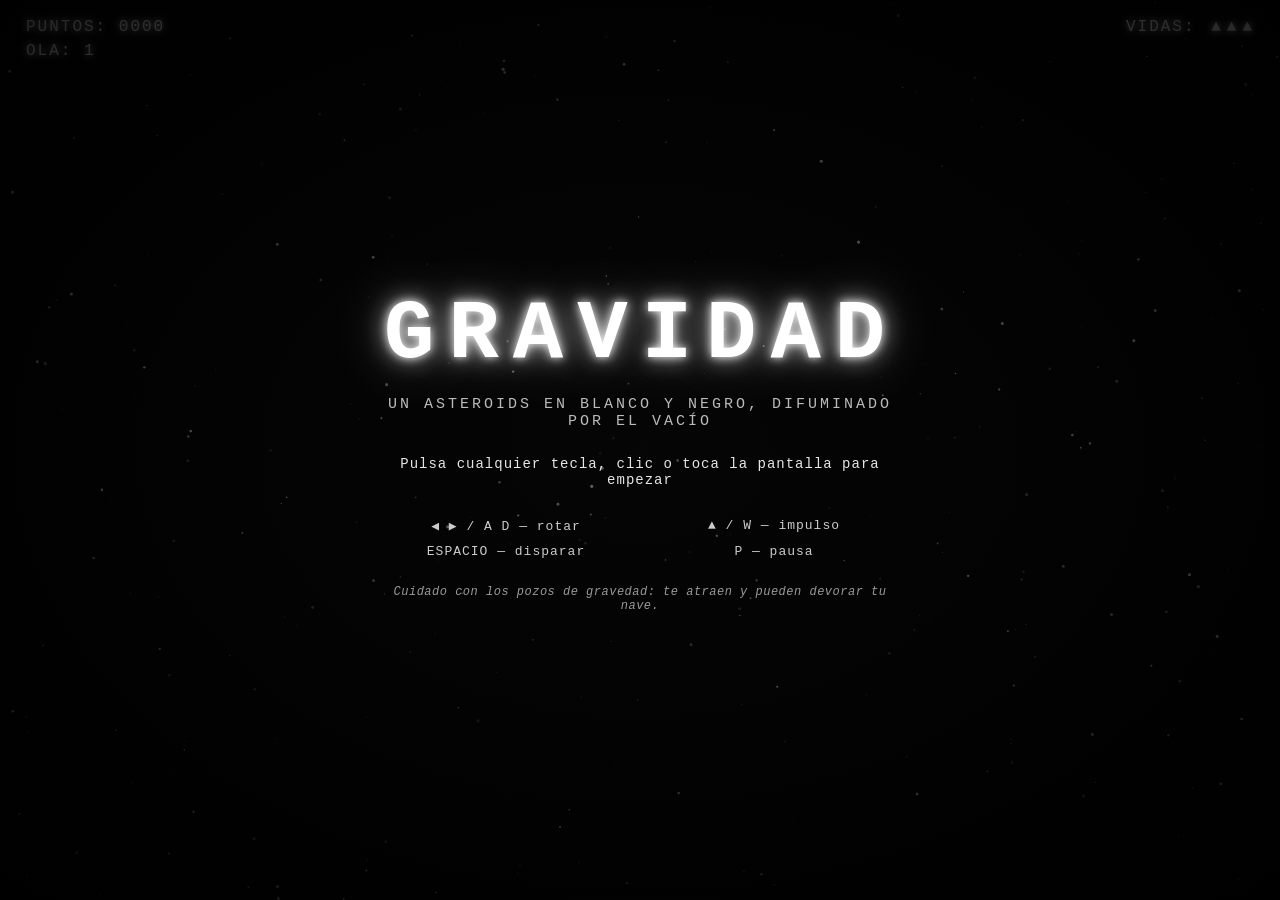
<file: index.html>
<!DOCTYPE html>
<html lang="es">
<head>
<meta charset="UTF-8">
<meta name="viewport" content="width=device-width, initial-scale=1.0, maximum-scale=1.0, user-scalable=no">
<title>GRAVIDAD — Asteroids en blanco y negro</title>
<link rel="stylesheet" href="style.css">
</head>
<body>
  <canvas id="bg"></canvas>
  <canvas id="game"></canvas>
  <div id="vignette"></div>
  <div id="scanlines"></div>

  <div id="hud">
    <div id="hud-left">
      <div id="score">PUNTOS: 0000</div>
      <div id="wave">OLA: 1</div>
    </div>
    <div id="hud-right">
      <div id="lives">VIDAS: <span id="lives-icons"></span></div>
    </div>
  </div>

  <div id="overlay">
    <div id="overlay-inner">
      <h1 id="title">GRAVIDAD</h1>
      <p id="subtitle">un asteroids en blanco y negro, difuminado por el vacío</p>
      <p id="msg">Pulsa cualquier tecla, clic o toca la pantalla para empezar</p>
      <div id="instructions">
        <div>◀ ▶ / A D — rotar</div>
        <div>▲ / W — impulso</div>
        <div>ESPACIO — disparar</div>
        <div>P — pausa</div>
      </div>
      <p id="warn">Cuidado con los pozos de gravedad: te atraen y pueden devorar tu nave.</p>
    </div>
  </div>

  <div id="touch-controls">
    <div class="tc-left">
      <button id="tc-left" class="tc-btn">◀</button>
      <button id="tc-right" class="tc-btn">▶</button>
    </div>
    <div class="tc-right">
      <button id="tc-thrust" class="tc-btn">▲</button>
      <button id="tc-fire" class="tc-btn tc-fire">●</button>
    </div>
  </div>

<script src="game.js"></script>
</body>
</html>
</file>
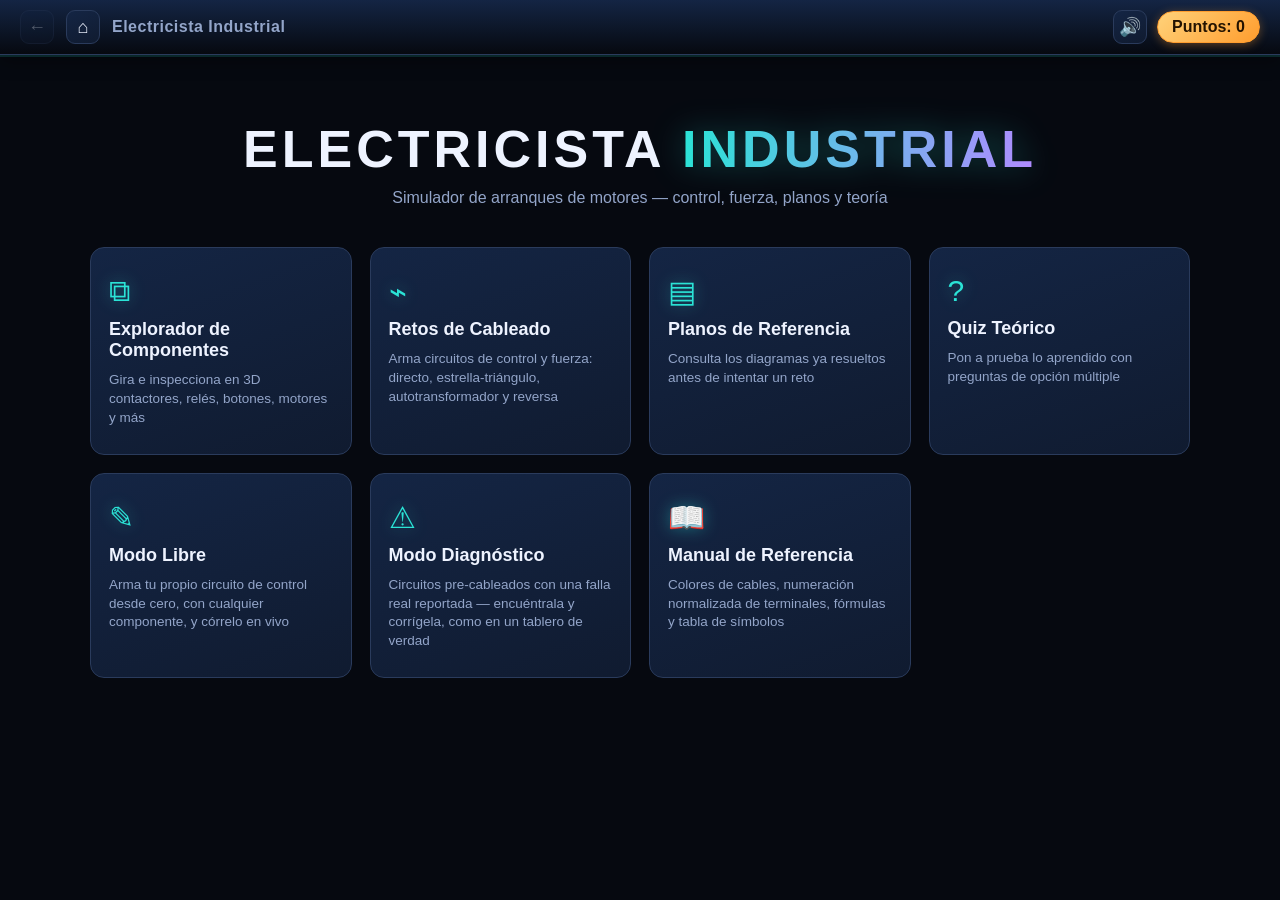
<file: electricista-industrial/index.html>
<!DOCTYPE html>
<html lang="es">
<head>
<meta charset="UTF-8">
<meta name="viewport" content="width=device-width, initial-scale=1.0">
<title>Electricista Industrial — Simulador de Arranques</title>
<link rel="stylesheet" href="style.css">
</head>
<body>

<header id="topbar">
  <div id="topbar-left">
    <button id="btn-back" class="icon-btn" title="Regresar un paso">←</button>
    <button id="btn-home" class="icon-btn" title="Menú principal">⌂</button>
    <span id="crumb">Electricista Industrial</span>
  </div>
  <div id="topbar-right">
    <button id="btn-sound" class="icon-btn" title="Silenciar/activar sonido">🔊</button>
    <span id="score-badge">Puntos: 0</span>
  </div>
</header>

<main id="app"></main>

<template id="tpl-menu">
  <section class="screen menu-screen">
    <h1 class="brand">ELECTRICISTA <span>INDUSTRIAL</span></h1>
    <p class="brand-sub">Simulador de arranques de motores — control, fuerza, planos y teoría</p>
    <div class="menu-grid">
      <button class="menu-card" data-nav="explorer">
        <span class="menu-icon">⧉</span>
        <span class="menu-title">Explorador de Componentes</span>
        <span class="menu-desc">Gira e inspecciona en 3D contactores, relés, botones, motores y más</span>
      </button>
      <button class="menu-card" data-nav="challenges">
        <span class="menu-icon">⌁</span>
        <span class="menu-title">Retos de Cableado</span>
        <span class="menu-desc">Arma circuitos de control y fuerza: directo, estrella-triángulo, autotransformador y reversa</span>
      </button>
      <button class="menu-card" data-nav="planos">
        <span class="menu-icon">▤</span>
        <span class="menu-title">Planos de Referencia</span>
        <span class="menu-desc">Consulta los diagramas ya resueltos antes de intentar un reto</span>
      </button>
      <button class="menu-card" data-nav="quiz">
        <span class="menu-icon">?</span>
        <span class="menu-title">Quiz Teórico</span>
        <span class="menu-desc">Pon a prueba lo aprendido con preguntas de opción múltiple</span>
      </button>
      <button class="menu-card" data-nav="free">
        <span class="menu-icon">✎</span>
        <span class="menu-title">Modo Libre</span>
        <span class="menu-desc">Arma tu propio circuito de control desde cero, con cualquier componente, y córrelo en vivo</span>
      </button>
      <button class="menu-card" data-nav="diagnostico">
        <span class="menu-icon">⚠</span>
        <span class="menu-title">Modo Diagnóstico</span>
        <span class="menu-desc">Circuitos pre-cableados con una falla real reportada — encuéntrala y corrígela, como en un tablero de verdad</span>
      </button>
      <button class="menu-card" data-nav="referencia">
        <span class="menu-icon">📖</span>
        <span class="menu-title">Manual de Referencia</span>
        <span class="menu-desc">Colores de cables, numeración normalizada de terminales, fórmulas y tabla de símbolos</span>
      </button>
    </div>
  </section>
</template>

<template id="tpl-explorer">
  <section class="screen explorer-screen">
    <h2 class="screen-title">Explorador de Componentes</h2>
    <p class="screen-sub">Arrastra sobre la tarjeta para girar el componente. Haz clic en la lista para cambiar de pieza.</p>
    <div class="explorer-layout">
      <div class="explorer-list" id="explorer-list"></div>
      <div class="explorer-stage">
        <div class="stage3d" id="stage3d">
          <div class="cube" id="cube3d"></div>
        </div>
        <div class="explorer-info" id="explorer-info"></div>
      </div>
    </div>
  </section>
</template>

<template id="tpl-diagnostics">
  <section class="screen challenges-screen">
    <h2 class="screen-title">Modo Diagnóstico</h2>
    <p class="screen-sub">El circuito ya está cableado, pero alguien reportó una falla. Léela, opera el circuito para observarla en vivo, y localiza el cable responsable con "Verificar".</p>
    <div class="challenge-row" id="diagnostics-list"></div>
  </section>
</template>

<template id="tpl-challenges">
  <section class="screen challenges-screen">
    <h2 class="screen-title">Retos de Cableado</h2>
    <p class="screen-sub">Elige un método de arranque y practica su circuito de control o de fuerza.</p>
    <p class="challenges-progress" id="challenges-progress"></p>
    <div class="challenge-groups" id="challenge-groups"></div>
  </section>
</template>

<template id="tpl-wiring">
  <section class="screen wiring-screen">
    <div class="wiring-header">
      <h2 class="screen-title" id="wiring-title"></h2>
      <p class="screen-sub" id="wiring-brief"></p>
    </div>
    <div class="wiring-layout">
      <div class="wiring-canvas-wrap">
        <svg id="wiring-svg" class="wiring-svg"></svg>
      </div>
      <div class="wiring-side">
        <div class="wiring-status" id="wiring-status">Conecta las terminales haciendo clic en una y luego en otra.</div>
        <div class="wiring-actions">
          <button id="btn-check" class="btn btn-primary">Verificar cableado</button>
          <button id="btn-undo" class="btn">↺ Deshacer cable</button>
          <button id="btn-hint" class="btn">Pista</button>
          <button id="btn-clear" class="btn btn-danger">Borrar todo</button>
        </div>
        <div class="sim-controls">
          <button id="btn-sim-prev" class="btn" disabled>◀ Paso anterior</button>
          <button id="btn-simulate" class="btn btn-accent">▶ Iniciar demostración guiada</button>
        </div>
        <div id="wiring-sim-banner" class="sim-banner hidden">
          <div class="sim-banner-progress" id="wiring-sim-progress"></div>
          <div class="sim-banner-msg" id="wiring-sim-msg"></div>
        </div>
        <div id="panel3d-section" class="panel3d-section hidden">
          <h3 class="panel3d-title">Panel de Operación 3D <span>— arrastra para rotarlo</span></h3>
          <div class="panel3d-stage" id="panel3d-stage">
            <div class="panel3d-box" id="panel3d-box"></div>
          </div>
        </div>
        <div class="wiring-log" id="wiring-log"></div>
      </div>
    </div>
  </section>
</template>

<template id="tpl-wiring-combined">
  <section class="screen wiring-screen">
    <div class="wiring-header">
      <h2 class="screen-title" id="wiringc-title"></h2>
      <p class="screen-sub" id="wiringc-brief"></p>
    </div>
    <div class="wiring-layout">
      <div class="wiring-dual">
        <div class="wiring-pane">
          <h3 class="pane-title">Circuito de Control</h3>
          <div class="wiring-canvas-wrap">
            <svg id="wiringc-svg-c" class="wiring-svg"></svg>
          </div>
          <div class="pane-status" id="wiringc-status-c">Conecta las terminales de control.</div>
          <div class="pane-actions">
            <button id="btnc-check-c" class="btn btn-primary">Verificar control</button>
            <button id="btnc-undo-c" class="btn">↺ Deshacer</button>
            <button id="btnc-clear-c" class="btn btn-danger">Borrar</button>
          </div>
        </div>
        <div class="wiring-pane">
          <h3 class="pane-title">Circuito de Fuerza</h3>
          <div class="wiring-canvas-wrap">
            <svg id="wiringc-svg-p" class="wiring-svg"></svg>
          </div>
          <div class="pane-status" id="wiringc-status-p">Conecta las terminales de fuerza.</div>
          <div class="pane-actions">
            <button id="btnc-check-p" class="btn btn-primary">Verificar fuerza</button>
            <button id="btnc-undo-p" class="btn">↺ Deshacer</button>
            <button id="btnc-clear-p" class="btn btn-danger">Borrar</button>
          </div>
        </div>
      </div>
      <div class="wiring-side">
        <div class="wiring-status" id="wiringc-status">Cablea control y fuerza — se relacionan por las mismas referencias (K1, F2...).</div>
        <div class="wiring-actions">
          <button id="btnc-hint" class="btn">Pista</button>
        </div>
        <div class="sim-controls">
          <button id="btnc-sim-prev" class="btn" disabled>◀ Paso anterior</button>
          <button id="btnc-simulate" class="btn btn-accent">▶ Iniciar demostración guiada</button>
        </div>
        <div id="wiringc-sim-banner" class="sim-banner hidden">
          <div class="sim-banner-progress" id="wiringc-sim-progress"></div>
          <div class="sim-banner-msg" id="wiringc-sim-msg"></div>
        </div>
        <div id="panel3d-section" class="panel3d-section hidden">
          <h3 class="panel3d-title">Panel de Operación 3D <span>— arrastra para rotarlo</span></h3>
          <div class="panel3d-stage" id="panel3d-stage">
            <div class="panel3d-box" id="panel3d-box"></div>
          </div>
        </div>
        <div class="wiring-log" id="wiringc-log"></div>
      </div>
    </div>
  </section>
</template>

<template id="tpl-planos">
  <section class="screen planos-screen">
    <h2 class="screen-title">Planos de Referencia</h2>
    <p class="screen-sub">Diagramas ya resueltos — consúltalos antes o después de intentar un reto.</p>
    <div class="planos-list" id="planos-list"></div>
    <div class="wiring-canvas-wrap">
      <svg id="planos-svg" class="wiring-svg"></svg>
    </div>
  </section>
</template>

<template id="tpl-quiz">
  <section class="screen quiz-screen">
    <h2 class="screen-title">Quiz Teórico</h2>
    <div id="quiz-body"></div>
  </section>
</template>

<template id="tpl-free">
  <section class="screen free-screen">
    <h2 class="screen-title">Modo Libre</h2>
    <p class="screen-sub">Arma tu propio circuito de control: elige una pieza de la paleta, haz clic en el lienzo para colocarla, y conecta terminales como en los retos. El riel L (arriba) y N (abajo) ya están puestos.</p>
    <div class="wiring-layout">
      <div class="wiring-canvas-wrap">
        <svg id="free-svg" class="wiring-svg free-svg"></svg>
      </div>
      <div class="wiring-side">
        <div class="free-palette" id="free-palette"></div>
        <div class="wiring-status" id="free-status">Elige una pieza y haz clic en el lienzo para colocarla.</div>
        <div class="free-inspector" id="free-inspector"></div>
        <div class="wiring-actions">
          <button id="free-undo-wire" class="btn">↺ Deshacer cable</button>
          <button id="free-delete" class="btn btn-danger">✕ Eliminar seleccionado</button>
          <button id="free-clear" class="btn btn-danger">Borrar todo</button>
        </div>
        <div id="panel3d-section" class="panel3d-section hidden">
          <h3 class="panel3d-title">Panel de Operación 3D <span>— arrastra para rotarlo</span></h3>
          <div class="panel3d-stage" id="panel3d-stage">
            <div class="panel3d-box" id="panel3d-box"></div>
          </div>
        </div>
      </div>
    </div>
  </section>
</template>

<template id="tpl-referencia">
  <section class="screen referencia-screen">
    <h2 class="screen-title">Manual de Referencia</h2>
    <p class="screen-sub">Consulta rápida de convenciones, numeración normalizada y fórmulas — el mismo lenguaje que verás en un tablero real.</p>
    <div class="ref-grid">

      <div class="ref-card">
        <h3>Colores de conductores (referencia NOM-001-SEDE)</h3>
        <table class="ref-table">
          <tr><th>Color</th><th>Uso</th></tr>
          <tr><td><span class="swatch" style="background:#111"></span> Negro</td><td>Fase (línea) en circuitos monofásicos y trifásicos</td></tr>
          <tr><td><span class="swatch" style="background:#c22b2b"></span> Rojo</td><td>Fase secundaria / circuitos de control</td></tr>
          <tr><td><span class="swatch" style="background:#2a5ad1"></span> Azul</td><td>Fase terciaria (en instalaciones trifásicas de 3 colores)</td></tr>
          <tr><td><span class="swatch" style="background:#e8e8e8;border:1px solid #888"></span> Blanco / Gris</td><td>Neutro</td></tr>
          <tr><td><span class="swatch" style="background:#2fae57"></span> Verde (o verde/amarillo)</td><td>Tierra física (protección)</td></tr>
          <tr><td><span class="swatch" style="background:#ff8a3d"></span> Naranja</td><td>Partes energizadas de un circuito interconectado con doble alimentación (ej. transferencia)</td></tr>
        </table>
        <p class="ref-note">La convención exacta varía por país/norma (NOM en México, NEC/NFPA 70 en EUA, IEC en Europa) — siempre confirma contra el plano y la norma local antes de trabajar.</p>
      </div>

      <div class="ref-card">
        <h3>Numeración normalizada de terminales (IEC)</h3>
        <table class="ref-table">
          <tr><th>Terminales</th><th>Función</th></tr>
          <tr><td>A1 - A2</td><td>Bobina de contactor, relé o temporizador</td></tr>
          <tr><td>1-2, 3-4, 5-6</td><td>Contactos principales de potencia (siempre número impar arriba)</td></tr>
          <tr><td>13-14, 23-24, 33-34...</td><td>Contactos auxiliares normalmente abiertos (NA)</td></tr>
          <tr><td>21-22, 31-32, 41-42...</td><td>Contactos auxiliares normalmente cerrados (NC)</td></tr>
          <tr><td>95-96</td><td>Contacto NC del relé térmico (protección)</td></tr>
          <tr><td>97-98</td><td>Contacto NA del relé térmico (señalización de disparo)</td></tr>
          <tr><td>15-16 / 15-18</td><td>Temporizador: contacto NC / NA con retardo (a la energización)</td></tr>
          <tr><td>25-26 / 25-28</td><td>Segundo juego de contactos retardados del mismo temporizador</td></tr>
          <tr><td>1L1-2T1, 3L2-4T2, 5L3-6T3</td><td>Guardamotor / interruptor termomagnético (entrada L, salida T)</td></tr>
        </table>
      </div>

      <div class="ref-card">
        <h3>Designadores de referencia comunes</h3>
        <table class="ref-table">
          <tr><th>Letra</th><th>Dispositivo</th></tr>
          <tr><td>K / KM</td><td>Contactor o relé (KM para contactor de motor específicamente)</td></tr>
          <tr><td>KT</td><td>Relé de tiempo (temporizador)</td></tr>
          <tr><td>CR</td><td>Relé de control auxiliar</td></tr>
          <tr><td>F</td><td>Fusible o dispositivo de protección (F1 fusible, F2 térmico típico)</td></tr>
          <tr><td>Q</td><td>Interruptor automático / guardamotor / seccionador</td></tr>
          <tr><td>S</td><td>Interruptor de mando manual (S0 paro, S1 marcha por convención)</td></tr>
          <tr><td>SB</td><td>Botón pulsador (variante IEC de "S")</td></tr>
          <tr><td>H</td><td>Lámpara piloto o indicador (H1, H2...)</td></tr>
          <tr><td>M</td><td>Motor</td></tr>
          <tr><td>T / TC</td><td>Transformador (TC = transformador de control)</td></tr>
          <tr><td>LS</td><td>Interruptor de límite (fin de carrera)</td></tr>
          <tr><td>FS</td><td>Interruptor de flotador (nivel de líquido)</td></tr>
          <tr><td>PC / PE</td><td>Fotocelda / sensor fotoeléctrico</td></tr>
          <tr><td>YV</td><td>Electroválvula / actuador solenoide</td></tr>
        </table>
      </div>

      <div class="ref-card">
        <h3>Abreviaturas frecuentes</h3>
        <table class="ref-table">
          <tr><th>Sigla</th><th>Significado</th></tr>
          <tr><td>NA / NO</td><td>Normalmente Abierto / Normally Open</td></tr>
          <tr><td>NC / NF</td><td>Normalmente Cerrado / Normally Closed (Fermé)</td></tr>
          <tr><td>DOL</td><td>Direct On Line — arranque directo a tensión plena</td></tr>
          <tr><td>VFD / VDF</td><td>Variable Frequency Drive — variador de frecuencia</td></tr>
          <tr><td>MCB</td><td>Miniature Circuit Breaker — minidisyuntor termomagnético</td></tr>
          <tr><td>MCC</td><td>Motor Control Center — centro de control de motores</td></tr>
          <tr><td>PLC</td><td>Programmable Logic Controller — controlador lógico programable</td></tr>
          <tr><td>FLA / FLC</td><td>Full Load Amps/Current — corriente a plena carga</td></tr>
          <tr><td>LRA</td><td>Locked Rotor Amps — corriente de rotor bloqueado (arranque)</td></tr>
          <tr><td>FP</td><td>Factor de Potencia</td></tr>
          <tr><td>ATS</td><td>Automatic Transfer Switch — transferencia automática</td></tr>
          <tr><td>GFCI / RCD</td><td>Interruptor diferencial (falla a tierra)</td></tr>
        </table>
      </div>

      <div class="ref-card">
        <h3>Fórmulas básicas de motores</h3>
        <table class="ref-table">
          <tr><th>Cálculo</th><th>Fórmula</th></tr>
          <tr><td>Corriente monofásica</td><td>I = P / (V × FP)</td></tr>
          <tr><td>Corriente trifásica</td><td>I = P / (V × √3 × FP)</td></tr>
          <tr><td>Potencia trifásica</td><td>P = √3 × V × I × FP</td></tr>
          <tr><td>Velocidad síncrona (RPM)</td><td>Ns = 120 × f / polos</td></tr>
          <tr><td>Deslizamiento</td><td>s = (Ns − Nr) / Ns</td></tr>
          <tr><td>Corriente de arranque estimada</td><td>6 a 8 veces la corriente nominal (arranque directo)</td></tr>
          <tr><td>Reducción con estrella-triángulo</td><td>≈ 33% de la corriente y el par de arranque directo</td></tr>
        </table>
        <p class="ref-note">FP = factor de potencia, f = frecuencia de línea (Hz), Ns = velocidad síncrona, Nr = velocidad real del rotor.</p>
      </div>

      <div class="ref-card">
        <h3>Niveles de tensión comunes (México)</h3>
        <table class="ref-table">
          <tr><th>Tensión</th><th>Uso típico</th></tr>
          <tr><td>127V monofásico (L-N)</td><td>Contactos residenciales, alumbrado, control de baja potencia</td></tr>
          <tr><td>220V monofásico / bifásico</td><td>Electrodomésticos de mayor potencia, aires acondicionados residenciales</td></tr>
          <tr><td>220V trifásico</td><td>Motores pequeños y medianos en instalaciones comerciales</td></tr>
          <tr><td>440V trifásico</td><td>Motores industriales de mayor potencia</td></tr>
          <tr><td>24V / 110V de control</td><td>Circuitos de mando reducidos mediante transformador de control (TC), por seguridad</td></tr>
        </table>
      </div>

      <div class="ref-card">
        <h3>Buenas prácticas de diagnóstico</h3>
        <ul class="ref-list">
          <li>Antes de medir o tocar cualquier terminal, confirma que el circuito esté desenergizado y bloqueado (LOTO — Lockout/Tagout).</li>
          <li>Compara siempre el comportamiento observado contra el diagrama de referencia — la mayoría de las fallas son un solo cable en la posición equivocada.</li>
          <li>Un motor que arranca pero no se sella casi siempre apunta al contacto auxiliar de sello (13-14) mal conectado o ausente.</li>
          <li>Dos contactores que deberían ser mutuamente excluyentes energizándose juntos es una falla grave de enclavamiento — puede provocar cortocircuito entre fases.</li>
          <li>Si el arrancador a tensión reducida pasa directo a tensión plena sin la etapa reducida, sospecha de los contactos del temporizador (instantáneo vs. retardado) cruzados.</li>
          <li>Verifica siempre con el diagrama de control Y el de fuerza — muchas fallas "eléctricas" son mecánicas (fin de carrera desajustado, flotador atorado, etc.).</li>
        </ul>
      </div>

      <div class="ref-card">
        <h3>Guía de fallas por síntoma</h3>
        <table class="ref-table">
          <tr><th>Síntoma</th><th>Causa probable</th><th>Dónde revisar</th></tr>
          <tr><td>El motor no arranca al presionar marcha</td><td>Térmico disparado, fusible abierto, o el paro no regresó a reposo</td><td>F2 (95-96), fusibles, S0</td></tr>
          <tr><td>El motor arranca pero no se sella</td><td>Falta el contacto de sello (13-14) o está mal conectado</td><td>K1aux1 en paralelo con el botón de marcha</td></tr>
          <tr><td>Arranca directo, sin pasar por la etapa reducida</td><td>Contactos instantáneo/retardado del temporizador cruzados</td><td>KT (15-16 vs. 15-18)</td></tr>
          <tr><td>Dos contactores enclavados energizan juntos</td><td>Falla de enclavamiento eléctrico (o mecánico)</td><td>Contactos NC cruzados de enclavamiento</td></tr>
          <tr><td>El motor gira al revés de lo esperado</td><td>Botones de mando cruzados, o dos fases invertidas en fuerza</td><td>Botones S1/S2, terminales U/V/W del motor</td></tr>
          <tr><td>El piloto no enciende con el motor en marcha</td><td>Contacto auxiliar de señalización mal conectado o foco fundido</td><td>K1aux2/K1aux3, la lámpara misma</td></tr>
          <tr><td>El compresor o la bomba nunca se detiene</td><td>El presostato/flotador quedó en NA en vez de NC, o descalibrado</td><td>PS1 / FS1</td></tr>
          <tr><td>La alarma sonora no suena</td><td>El sensor no cierra su contacto, o falta alimentación al sello</td><td>LS1/sensor, relé auxiliar CR</td></tr>
          <tr><td>Ambos motores se detienen sin razón aparente</td><td>El relé maestro (KA) se desenergizó — revisa el E-stop y su rearme</td><td>E-stop, botón de rearme, KAaux</td></tr>
        </table>
      </div>

      <div class="ref-card">
        <h3>Calibre de conductores (AWG) y ampacidad aproximada</h3>
        <table class="ref-table">
          <tr><th>AWG</th><th>Ampacidad aprox. (cobre, 75°C)</th></tr>
          <tr><td>14</td><td>20 A</td></tr>
          <tr><td>12</td><td>25 A</td></tr>
          <tr><td>10</td><td>35 A</td></tr>
          <tr><td>8</td><td>50 A</td></tr>
          <tr><td>6</td><td>65 A</td></tr>
          <tr><td>4</td><td>85 A</td></tr>
          <tr><td>2</td><td>115 A</td></tr>
          <tr><td>1/0</td><td>150 A</td></tr>
          <tr><td>2/0</td><td>175 A</td></tr>
          <tr><td>4/0</td><td>230 A</td></tr>
        </table>
        <p class="ref-note">Valores de referencia educativa (similares a NEC/NOM tabla 310). Un diseño real siempre debe aplicar factores de corrección por temperatura ambiente y agrupamiento de conductores, y usar la tabla vigente de la norma aplicable.</p>
      </div>

      <div class="ref-card">
        <h3>Corriente a plena carga (FLA) aproximada de motores trifásicos</h3>
        <table class="ref-table">
          <tr><th>Potencia</th><th>220V (A)</th><th>440V (A)</th></tr>
          <tr><td>1 HP</td><td>4.6</td><td>2.3</td></tr>
          <tr><td>2 HP</td><td>7.5</td><td>3.8</td></tr>
          <tr><td>3 HP</td><td>10.6</td><td>5.3</td></tr>
          <tr><td>5 HP</td><td>16.7</td><td>8.4</td></tr>
          <tr><td>7.5 HP</td><td>24.2</td><td>12.1</td></tr>
          <tr><td>10 HP</td><td>30.8</td><td>15.4</td></tr>
          <tr><td>15 HP</td><td>46.2</td><td>23.1</td></tr>
          <tr><td>20 HP</td><td>59.4</td><td>29.7</td></tr>
          <tr><td>25 HP</td><td>74.8</td><td>37.4</td></tr>
        </table>
        <p class="ref-note">Valores típicos para motores de inducción jaula de ardilla (referencia similar a NEC 430.250). El dato de placa del motor real siempre tiene prioridad sobre cualquier tabla genérica.</p>
      </div>

      <div class="ref-card">
        <h3>Tamaños de arrancador (NEMA) y guardamotor (IEC) aproximados</h3>
        <table class="ref-table">
          <tr><th>Tamaño NEMA</th><th>Amperaje continuo</th><th>HP aprox. @ 460V</th></tr>
          <tr><td>00</td><td>9 A</td><td>1.5 HP</td></tr>
          <tr><td>0</td><td>18 A</td><td>3 HP</td></tr>
          <tr><td>1</td><td>27 A</td><td>7.5 HP</td></tr>
          <tr><td>2</td><td>45 A</td><td>15 HP</td></tr>
          <tr><td>3</td><td>90 A</td><td>30 HP</td></tr>
          <tr><td>4</td><td>135 A</td><td>50 HP</td></tr>
        </table>
        <p class="ref-note">IEC no usa "tamaños" fijos como NEMA — clasifica el contactor directamente por su corriente nominal en categoría AC-3. Siempre coteja ambas normas contra el dato de placa del motor.</p>
      </div>

      <div class="ref-card">
        <h3>Organismos y normas de referencia</h3>
        <ul class="ref-list">
          <li><strong>NOM-001-SEDE</strong> (México): norma oficial de instalaciones eléctricas.</li>
          <li><strong>NOM-029-STPS</strong> (México): seguridad para trabajos con electricidad.</li>
          <li><strong>NEC / NFPA 70</strong> (EUA): National Electrical Code.</li>
          <li><strong>NFPA 70E</strong> (EUA): seguridad eléctrica en el lugar de trabajo (riesgo de arco).</li>
          <li><strong>IEC 60947 / IEC 60204-1</strong>: aparamenta de baja tensión y seguridad eléctrica de maquinaria.</li>
          <li><strong>UL / CSA</strong>: certificación y listado de equipo en EUA/Canadá.</li>
        </ul>
        <p class="ref-note">Esta app es una herramienta de práctica y estudio — para un diseño o instalación real, consulta siempre la norma vigente y a un profesional certificado.</p>
      </div>

      <div class="ref-card">
        <h3>Lista de verificación: puesta en marcha de un arrancador nuevo</h3>
        <ul class="ref-list">
          <li>Confirma que el guardamotor/interruptor esté en posición de apagado antes de cablear.</li>
          <li>Verifica continuidad y ausencia de cortos con el circuito desenergizado (multímetro en óhmetro).</li>
          <li>Revisa que el ajuste del relé térmico corresponda a la corriente de placa del motor (FLA).</li>
          <li>Energiza primero solo el circuito de control (si hay transformador de control, verifica su tensión secundaria) antes de energizar fuerza.</li>
          <li>Presiona marcha y confirma que el motor gire en el sentido correcto antes de acoplarlo a la carga mecánica.</li>
          <li>Verifica que el paro (normal y de emergencia, si existe) corte el motor de inmediato.</li>
          <li>Documenta cualquier cambio de cableado respecto al plano original.</li>
        </ul>
      </div>

      <div class="ref-card wide">
        <h3>Glosario extendido</h3>
        <div class="glossary-cols">
          <p><strong>Aislamiento eléctrico</strong> — material que impide el paso de corriente entre conductores o hacia tierra.</p>
          <p><strong>Alimentador</strong> — conductor que lleva la energía desde la acometida hasta el tablero de distribución.</p>
          <p><strong>Amperaje</strong> — cantidad de corriente eléctrica, medida en amperes (A).</p>
          <p><strong>Arco eléctrico</strong> — descarga luminosa e intensa que ocurre al abrir/cerrar un circuito bajo falla.</p>
          <p><strong>Armadura</strong> — parte móvil de un motor DC o de un contactor donde se induce el movimiento.</p>
          <p><strong>Bobina</strong> — devanado de alambre que genera un campo magnético al energizarse (A1-A2).</p>
          <p><strong>Bonding</strong> — unión eléctrica intencional de partes metálicas para igualar su potencial.</p>
          <p><strong>Bus DC</strong> — circuito intermedio de corriente directa dentro de un VFD, entre el rectificador y el inversor.</p>
          <p><strong>Cable de control</strong> — conductor de calibre reducido dedicado al circuito de mando, no a la carga principal.</p>
          <p><strong>Calibre (AWG)</strong> — sistema de numeración del grosor de un conductor; a menor número, mayor sección.</p>
          <p><strong>Carga</strong> — cualquier dispositivo que consume energía eléctrica (motor, lámpara, resistencia).</p>
          <p><strong>Clema</strong> — bloque de conexiones que empalma dos o más conductores sin conmutar nada.</p>
          <p><strong>Contactor</strong> — interruptor electromagnético para cargas de potencia, operado por una bobina.</p>
          <p><strong>Corriente de arranque</strong> — corriente elevada y momentánea que consume un motor al energizarse.</p>
          <p><strong>Corriente nominal</strong> — corriente que un dispositivo puede conducir de forma continua sin dañarse.</p>
          <p><strong>Cortocircuito</strong> — conexión no intencional de baja resistencia entre dos puntos de distinto potencial.</p>
          <p><strong>Deslizamiento</strong> — diferencia entre la velocidad síncrona y la velocidad real del rotor de un motor.</p>
          <p><strong>Devanado</strong> — conjunto de espiras de alambre que forman una bobina o el estátor de un motor.</p>
          <p><strong>Diagrama de fuerza</strong> — plano que muestra las conexiones de potencia entre la red y la carga.</p>
          <p><strong>Diagrama de control</strong> — plano que muestra la lógica de mando: botones, bobinas y contactos auxiliares.</p>
          <p><strong>Diagrama unifilar</strong> — representación simplificada de una instalación usando una sola línea por circuito.</p>
          <p><strong>Enclavamiento</strong> — mecanismo eléctrico o mecánico que impide que dos elementos actúen a la vez.</p>
          <p><strong>Factor de potencia</strong> — relación entre la potencia activa útil y la potencia aparente total consumida.</p>
          <p><strong>Falla a tierra</strong> — contacto no intencional entre un conductor energizado y tierra.</p>
          <p><strong>Fase</strong> — cada uno de los conductores activos de un sistema de corriente alterna.</p>
          <p><strong>Fusible</strong> — dispositivo de protección de un solo uso que se funde ante una sobrecorriente.</p>
          <p><strong>Guardamotor</strong> — interruptor termomagnético que protege y desconecta manualmente un circuito de motor.</p>
          <p><strong>Interruptor de límite</strong> — contacto accionado mecánicamente al llegar una pieza móvil a su posición.</p>
          <p><strong>Lazo de control</strong> — conjunto de elementos (sensor, controlador, actuador) que regulan una variable.</p>
          <p><strong>Neutro</strong> — conductor que normalmente lleva corriente de retorno en un sistema monofásico o trifásico.</p>
          <p><strong>Par motor</strong> — fuerza de rotación que un motor puede ejercer sobre su carga.</p>
          <p><strong>Potencia activa (kW)</strong> — potencia que realmente realiza trabajo útil en la carga.</p>
          <p><strong>Potencia aparente (kVA)</strong> — combinación vectorial de la potencia activa y la reactiva.</p>
          <p><strong>Potencia reactiva (kVAR)</strong> — potencia que oscila entre la fuente y las cargas inductivas/capacitivas sin realizar trabajo útil.</p>
          <p><strong>Relé auxiliar</strong> — relé de control sin contactos de potencia, usado para multiplicar señales.</p>
          <p><strong>Relé térmico</strong> — dispositivo que protege al motor contra sobrecargas sostenidas.</p>
          <p><strong>Rotor</strong> — parte giratoria de un motor eléctrico.</p>
          <p><strong>Sello eléctrico</strong> — contacto auxiliar en paralelo con el botón de marcha que mantiene energizada la bobina.</p>
          <p><strong>Sensor</strong> — dispositivo que detecta una condición física (presencia, presión, nivel) y la convierte en señal eléctrica.</p>
          <p><strong>Tablero de control</strong> — gabinete que aloja los dispositivos de mando y protección de una instalación.</p>
          <p><strong>Tensión de línea</strong> — voltaje medido entre dos fases de un sistema trifásico.</p>
          <p><strong>Tensión de fase</strong> — voltaje medido entre una fase y el neutro.</p>
          <p><strong>Terminal</strong> — punto físico de conexión de un conductor a un dispositivo.</p>
          <p><strong>Tierra física</strong> — conexión intencional a la tierra para limitar tensiones peligrosas y facilitar el disparo de protecciones.</p>
          <p><strong>Transformador</strong> — dispositivo que cambia el nivel de tensión de corriente alterna por inducción electromagnética.</p>
          <p><strong>Variador de frecuencia</strong> — equipo que regula la velocidad de un motor AC variando frecuencia y voltaje.</p>
          <p><strong>Contacto NA</strong> — (normalmente abierto) contacto que permanece abierto en reposo.</p>
          <p><strong>Contacto NC</strong> — (normalmente cerrado) contacto que permanece cerrado en reposo.</p>
          <p><strong>Rearme</strong> — acción de restablecer manualmente un dispositivo de protección o de seguridad tras un disparo.</p>
          <p><strong>Placa de datos</strong> — etiqueta del motor con sus características nominales (voltaje, corriente, potencia, etc).</p>
          <p><strong>Barra segura</strong> — nodo de alimentación que solo queda con tensión cuando un relé maestro de seguridad lo permite.</p>
          <p><strong>Interruptor diferencial</strong> — dispositivo que detecta fugas de corriente a tierra y desconecta el circuito.</p>
          <p><strong>Motor jaula de ardilla</strong> — tipo de rotor de motor de inducción con barras conductoras cortocircuitadas en los extremos.</p>
          <p><strong>Rampa de arranque</strong> — incremento gradual de tensión o frecuencia aplicado a un motor durante el arranque.</p>
        </div>
      </div>

    </div>
  </section>
</template>

<script src="sound.js"></script>
<script src="engine.js"></script>
<script src="data.js"></script>
<script src="app.js"></script>
</body>
</html>
</file>
<file: style.css>
* {
  margin: 0;
  padding: 0;
  box-sizing: border-box;
}

html, body {
  width: 100%;
  height: 100%;
  overflow: hidden;
  background: #000;
  font-family: 'Courier New', Courier, monospace;
  color: #eee;
  -webkit-user-select: none;
  user-select: none;
  touch-action: none;
}

#bg, #game {
  position: fixed;
  top: 0;
  left: 0;
  width: 100%;
  height: 100%;
  display: block;
}

#bg {
  z-index: 0;
  background: #000;
}

#game {
  z-index: 1;
  filter: grayscale(1) contrast(1.15) brightness(1.05);
}

/* soft vignette to fake an old scratched CRT tube, all monochrome */
#vignette {
  position: fixed;
  inset: 0;
  z-index: 2;
  pointer-events: none;
  background: radial-gradient(ellipse at center,
    rgba(0,0,0,0) 45%,
    rgba(0,0,0,0.55) 100%);
}

#scanlines {
  position: fixed;
  inset: 0;
  z-index: 3;
  pointer-events: none;
  opacity: 0.16;
  background: repeating-linear-gradient(
    0deg,
    rgba(255,255,255,0.6) 0px,
    rgba(255,255,255,0.6) 1px,
    rgba(0,0,0,0) 2px,
    rgba(0,0,0,0) 3px
  );
  mix-blend-mode: overlay;
}

#hud {
  position: fixed;
  top: 0;
  left: 0;
  width: 100%;
  z-index: 5;
  display: flex;
  justify-content: space-between;
  padding: 18px 26px;
  font-size: 16px;
  letter-spacing: 2px;
  text-shadow: 0 0 6px rgba(255,255,255,0.9), 0 0 14px rgba(255,255,255,0.5);
  pointer-events: none;
}

#hud-left, #hud-right {
  display: flex;
  flex-direction: column;
  gap: 6px;
}

#hud-right {
  text-align: right;
}

#lives-icons span {
  margin-left: 4px;
}

#overlay {
  position: fixed;
  inset: 0;
  z-index: 10;
  display: flex;
  align-items: center;
  justify-content: center;
  text-align: center;
  background: radial-gradient(ellipse at center, rgba(10,10,10,0.55) 0%, rgba(0,0,0,0.85) 100%);
  cursor: pointer;
  transition: opacity 0.4s ease;
}

#overlay.hidden {
  opacity: 0;
  pointer-events: none;
}

#overlay-inner {
  max-width: 560px;
  padding: 24px;
}

#title {
  font-size: clamp(42px, 9vw, 84px);
  letter-spacing: 14px;
  font-weight: 700;
  color: #fff;
  text-shadow:
    0 0 10px rgba(255,255,255,0.95),
    0 0 24px rgba(255,255,255,0.7),
    0 0 60px rgba(255,255,255,0.4);
  animation: pulse 3.2s ease-in-out infinite;
}

@keyframes pulse {
  0%, 100% { text-shadow: 0 0 10px rgba(255,255,255,0.95), 0 0 24px rgba(255,255,255,0.7), 0 0 60px rgba(255,255,255,0.4); }
  50% { text-shadow: 0 0 16px rgba(255,255,255,1), 0 0 40px rgba(255,255,255,0.85), 0 0 90px rgba(255,255,255,0.55); }
}

#subtitle {
  margin-top: 14px;
  font-size: 15px;
  letter-spacing: 3px;
  color: #bbb;
  text-transform: uppercase;
}

#msg {
  margin-top: 26px;
  font-size: 14px;
  letter-spacing: 1px;
  color: #fff;
  opacity: 0.9;
  animation: blink 1.6s steps(2, start) infinite;
}

@keyframes blink {
  50% { opacity: 0.25; }
}

#instructions {
  margin-top: 30px;
  display: grid;
  grid-template-columns: 1fr 1fr;
  gap: 10px 24px;
  font-size: 13px;
  color: #ccc;
  letter-spacing: 1px;
}

#warn {
  margin-top: 26px;
  font-size: 12px;
  color: #999;
  letter-spacing: 0.5px;
  font-style: italic;
}

#touch-controls {
  position: fixed;
  bottom: 0;
  left: 0;
  width: 100%;
  z-index: 8;
  display: none;
  justify-content: space-between;
  padding: 22px;
  pointer-events: none;
}

#touch-controls.active {
  display: flex;
}

.tc-left, .tc-right {
  display: flex;
  gap: 14px;
  pointer-events: auto;
}

.tc-btn {
  width: 62px;
  height: 62px;
  border-radius: 50%;
  border: 1.5px solid rgba(255,255,255,0.6);
  background: rgba(255,255,255,0.06);
  color: #fff;
  font-size: 22px;
  backdrop-filter: blur(2px);
  box-shadow: 0 0 12px rgba(255,255,255,0.25);
}

.tc-btn:active {
  background: rgba(255,255,255,0.25);
}

.tc-fire {
  width: 74px;
  height: 74px;
  font-size: 26px;
}

@media (max-width: 640px) {
  #instructions { grid-template-columns: 1fr; }
  #title { letter-spacing: 8px; }
}
</file>
<file: electricista-industrial/style.css>
* { margin: 0; padding: 0; box-sizing: border-box; }

:root {
  --bg: #060910;
  --bg2: #0b1220;
  --panel: #101b30;
  --panel2: #142544;
  --line: #2a3b5c;
  --ink: #eef3ff;
  --ink-dim: #93a5c9;
  --accent: #2be3d6;
  --accent2: #ff9d2e;
  --accent3: #b18aff;
  --ok: #4ade80;
  --bad: #f87171;
  --warn: #fbbf24;
  --glow-accent: rgba(43,227,214,0.35);
  --glow-accent2: rgba(255,157,46,0.35);
  font-family: "Segoe UI", Roboto, Arial, sans-serif;
}

html, body { height: 100%; background: var(--bg); color: var(--ink); overflow-x: hidden; }

/* barra de scroll a juego con el tema oscuro/vibrante */
::-webkit-scrollbar { width: 10px; height: 10px; }
::-webkit-scrollbar-track { background: var(--bg); }
::-webkit-scrollbar-thumb { background: var(--line); border-radius: 6px; }
::-webkit-scrollbar-thumb:hover { background: var(--accent); }

#topbar {
  position: sticky; top: 0; z-index: 20;
  display: flex; justify-content: space-between; align-items: center;
  padding: 10px 20px; background: linear-gradient(180deg, var(--panel2), var(--bg));
  border-bottom: 1px solid var(--line);
  box-shadow: 0 2px 0 0 rgba(43,227,214,0.15), 0 6px 18px rgba(0,0,0,0.35);
}
#topbar-left { display: flex; align-items: center; gap: 12px; }
.icon-btn {
  width: 34px; height: 34px; border-radius: 9px; border: 1px solid var(--line);
  background: linear-gradient(160deg, var(--panel2), var(--panel)); color: var(--ink); font-size: 18px; cursor: pointer;
  transition: border-color 0.15s, color 0.15s, transform 0.15s, box-shadow 0.15s;
}
.icon-btn:hover { border-color: var(--accent); color: var(--accent); transform: translateY(-2px); box-shadow: 0 4px 14px var(--glow-accent); }
.icon-btn:active { transform: translateY(0); }
.icon-btn.muted { opacity: 0.5; }
.icon-btn:disabled { opacity: 0.3; cursor: not-allowed; }
.icon-btn:disabled:hover { border-color: var(--line); color: var(--ink); transform: none; box-shadow: none; }
#crumb { font-weight: 600; letter-spacing: 0.5px; color: var(--ink-dim); }
#topbar-right { display: flex; align-items: center; gap: 10px; }
#score-badge {
  font-weight: 700; color: #241300; border: 1px solid var(--accent2);
  padding: 6px 14px; border-radius: 20px;
  background: linear-gradient(135deg, #ffd27a, var(--accent2));
  box-shadow: 0 2px 10px var(--glow-accent2);
}

main#app { max-width: 1400px; margin: 0 auto; padding: 24px; }

.screen { animation: screenIn 0.35s ease-out; }
@keyframes screenIn {
  from { opacity: 0; transform: translateY(10px); }
  to { opacity: 1; transform: translateY(0); }
}

.screen-title { font-size: 26px; margin-bottom: 6px; }
.screen-sub { color: var(--ink-dim); margin-bottom: 20px; }

/* ---------------- menu ---------------- */

.menu-screen { text-align: center; padding-top: 40px; }
.brand {
  font-size: clamp(30px, 5vw, 52px); letter-spacing: 4px; font-weight: 800;
}
.brand span {
  background: linear-gradient(90deg, var(--accent), var(--accent3));
  -webkit-background-clip: text; background-clip: text; color: transparent;
  filter: drop-shadow(0 0 16px var(--glow-accent));
}
.brand-sub { color: var(--ink-dim); margin: 10px 0 40px; }

.menu-grid {
  display: grid; grid-template-columns: repeat(auto-fit, minmax(240px, 1fr));
  gap: 18px; max-width: 1100px; margin: 0 auto;
}
.menu-card {
  background: linear-gradient(160deg, var(--panel2), var(--panel));
  border: 1px solid var(--line); border-radius: 14px; position: relative; overflow: hidden;
  padding: 26px 18px; color: var(--ink); cursor: pointer; text-align: left;
  display: flex; flex-direction: column; gap: 10px;
  transition: transform 0.18s ease-out, border-color 0.18s, box-shadow 0.18s;
}
.menu-card::before {
  content: ""; position: absolute; top: 0; left: 0; right: 0; height: 3px;
  background: linear-gradient(90deg, var(--accent), var(--accent3));
  opacity: 0; transition: opacity 0.18s;
}
.menu-card:hover {
  transform: translateY(-5px); border-color: var(--accent);
  box-shadow: 0 12px 28px rgba(0,0,0,0.45), 0 0 0 1px var(--glow-accent);
}
.menu-card:hover::before { opacity: 1; }
.menu-icon { font-size: 30px; color: var(--accent); filter: drop-shadow(0 0 8px var(--glow-accent)); transition: transform 0.18s; }
.menu-card:hover .menu-icon { transform: scale(1.15) rotate(-4deg); }
.menu-title { font-size: 18px; font-weight: 700; }
.menu-desc { color: var(--ink-dim); font-size: 13.5px; line-height: 1.4; }

/* ---------------- explorer 3D ---------------- */

.explorer-layout { display: grid; grid-template-columns: 240px 1fr; gap: 20px; }
.explorer-list { display: flex; flex-direction: column; gap: 6px; max-height: 640px; overflow-y: auto; }
.explorer-item {
  text-align: left; background: var(--panel); border: 1px solid var(--line); color: var(--ink-dim);
  padding: 10px 12px; border-radius: 8px; cursor: pointer; font-size: 13.5px;
  transition: color 0.15s, border-color 0.15s, transform 0.15s, background 0.15s;
}
.explorer-item:hover { color: var(--ink); border-color: var(--accent); transform: translateX(3px); }
.explorer-item.active {
  color: #04211e; background: linear-gradient(135deg, #59f5e8, var(--accent)); border-color: var(--accent);
  font-weight: 700; box-shadow: 0 3px 10px var(--glow-accent);
}

.explorer-stage { display: flex; flex-direction: column; gap: 18px; align-items: center; }
.stage3d {
  width: 100%; max-width: 480px; height: 320px; perspective: 900px;
  display: flex; align-items: center; justify-content: center; cursor: grab;
  touch-action: none;
}
.stage3d:active { cursor: grabbing; }
.cube {
  width: 180px; height: 130px; position: relative; transform-style: preserve-3d;
  transition: transform 0.05s linear;
}
.face {
  position: absolute; width: 180px; height: 130px; border: 1px solid rgba(53,209,200,0.5);
  background: linear-gradient(160deg, #24314f, #16223a);
  display: flex; align-items: center; justify-content: center; border-radius: 6px;
  box-shadow: inset 0 0 30px rgba(0,0,0,0.4);
}
.face.front { transform: translateZ(65px); }
.face.back { transform: rotateY(180deg) translateZ(65px); }
.face.right { transform: rotateY(90deg) translateZ(90px); width: 180px; }
.face.left { transform: rotateY(-90deg) translateZ(90px); width: 180px; }
.face.top { transform: rotateX(90deg) translateZ(65px); height: 180px; }
.face.bottom { transform: rotateX(-90deg) translateZ(65px); height: 180px; }

.f-body { width: 100%; height: 100%; position: relative; display: flex; flex-direction: column; align-items: center; justify-content: center; gap: 6px; color: var(--ink); }
.f-side { width: 90%; height: 90%; background: repeating-linear-gradient(90deg, rgba(255,255,255,0.04) 0 8px, transparent 8px 16px); border-radius: 4px; }
.f-back { text-align: center; }
.f-back-tag { font-family: monospace; color: var(--accent); font-size: 15px; }
.f-back-name { font-size: 11px; color: var(--ink-dim); margin-top: 4px; }

.f-relay { background: linear-gradient(160deg,#3a4a6b,#222f4a); width: 90%; height: 88%; border-radius: 6px; }
.f-coilblock { display: flex; justify-content: space-between; width: 60%; font-size: 10px; color: var(--accent2); font-family: monospace; }
.f-poles { display: flex; gap: 8px; }
.f-pole { width: 12px; height: 34px; background: #b8c3d9; border-radius: 2px; box-shadow: 0 0 4px rgba(255,255,255,0.4); }
.f-termico .f-dial { width: 30px; height: 30px; border-radius: 50%; border: 3px solid var(--accent2); }
.f-termrow { font-family: monospace; font-size: 9px; color: var(--ink-dim); }

.f-button { background: #1c2740; width: 85%; height: 85%; border-radius: 10px; }
.f-btnhead { width: 46px; height: 46px; border-radius: 50%; box-shadow: 0 4px 10px rgba(0,0,0,0.5); }
.f-btn-green { background: radial-gradient(circle at 35% 30%, #7dffb0, #12b25a); }
.f-btn-red { background: radial-gradient(circle at 35% 30%, #ff9d9d, #c22b2b); }
.f-btnlabel { font-family: monospace; color: var(--ink-dim); margin-top: 4px; }

.f-selector { background: #1c2740; width: 85%; height: 85%; border-radius: 10px; }
.f-knob { width: 40px; height: 40px; background: #cfd8ea; border-radius: 6px; position: relative; }
.f-knob::after { content: ""; position: absolute; top: 4px; left: 18px; width: 4px; height: 16px; background: #333; }
.f-knob-selector { border-radius: 50%; }

.f-vfd { background: #1c2740; width: 85%; height: 85%; border-radius: 10px; display: flex; flex-direction: column; align-items: center; justify-content: center; gap: 8px; }
.f-vfd-screen { background: #06140f; color: #43ff8f; font-family: monospace; font-size: 13px; font-weight: 700; padding: 4px 10px; border-radius: 3px; border: 1px solid #0d1526; }
.f-vfd-bars { display: flex; align-items: flex-end; gap: 3px; height: 20px; }
.f-vfd-bars span { width: 6px; background: #43ff8f; display: block; }
.f-vfd-bars span:nth-child(1) { height: 6px; }
.f-vfd-bars span:nth-child(2) { height: 10px; }
.f-vfd-bars span:nth-child(3) { height: 14px; }
.f-vfd-bars span:nth-child(4) { height: 18px; }
.f-vfd-bars span:nth-child(5) { height: 20px; }
.f-chopper-icon { color: #ffd54f; font-family: monospace; font-weight: 700; font-size: 14px; }
.f-ss-ramp { width: 44px; height: 20px; background: linear-gradient(115deg, transparent 48%, #43ff8f 50%, transparent 52%), #06140f; border-radius: 3px; border: 1px solid #0d1526; }

.f-seta { background: #1c2740; width: 85%; height: 85%; border-radius: 10px; display: flex; align-items: center; justify-content: center; }
.f-seta-ring { width: 60px; height: 60px; border-radius: 50%; background: #ffd54f; display: flex; align-items: center; justify-content: center; }
.f-seta-mushroom { width: 42px; height: 42px; border-radius: 50%; background: radial-gradient(circle at 32% 28%, #ff8a80, #c22b2b 55%, #6b0f0a); }

.f-mcb { background: #1c2233; }
.f-clema { background: #1c2740; width: 85%; height: 85%; border-radius: 10px; display: flex; gap: 6px; align-items: center; justify-content: center; }
.f-clema-block { width: 16px; height: 46px; border-radius: 2px; background: linear-gradient(180deg, #e6c26a, #8a6c1f); }

.f-sensor { background: #1c2740; width: 85%; height: 85%; border-radius: 10px; display: flex; flex-direction: column; align-items: center; justify-content: center; gap: 8px; }
.f-sensor-body { width: 30px; height: 42px; border-radius: 4px; background: linear-gradient(180deg, #aebbdf, #5f6c8f); }
.f-sensor-led { width: 10px; height: 10px; border-radius: 50%; background: #ffb454; box-shadow: 0 0 8px #ffb454; }
.f-sensor-beam { width: 46px; height: 2px; background: #43ff8f; box-shadow: 0 0 6px #43ff8f; }

.f-actuador { background: #1c2740; width: 85%; height: 85%; border-radius: 10px; display: flex; align-items: center; justify-content: center; }
.f-act-piston { width: 16px; height: 56px; border-radius: 3px; background: linear-gradient(180deg, #c7d0e6, #7f93b8); }

.f-pressure { background: #1c2740; width: 85%; height: 85%; border-radius: 10px; display: flex; flex-direction: column; align-items: center; justify-content: center; gap: 8px; }
.f-gauge { width: 46px; height: 46px; border-radius: 50%; background: linear-gradient(180deg, #aebbdf, #5f6c8f); position: relative; }
.f-needle { position: absolute; top: 23px; left: 23px; width: 16px; height: 2px; background: #ff4d4d; transform-origin: 0 50%; transform: rotate(-40deg); }

.f-cap { width: 12px; height: 22px; border-radius: 3px; background: #2a3350; border: 1px solid #0d1526; position: absolute; margin-top: -70px; margin-left: 40px; }

.f-lamp { background: #1c2740; width: 85%; height: 85%; border-radius: 10px; }
.f-bulb { width: 50px; height: 50px; border-radius: 50%; background: radial-gradient(circle at 35% 30%, #fff2b0, #f2a900); box-shadow: 0 0 24px rgba(255,200,50,0.7); }

.f-timer { background: #1c2740; width: 85%; height: 85%; border-radius: 10px; }
.f-clockface { width: 46px; height: 46px; border-radius: 50%; border: 3px solid var(--accent); position: relative; }
.f-hand { position: absolute; top: 50%; left: 50%; width: 2px; height: 18px; background: var(--accent); transform-origin: top; transform: rotate(35deg); }

.f-breaker { background: #232323; width: 80%; height: 85%; border-radius: 4px; }
.f-lever { width: 20px; height: 46px; background: linear-gradient(180deg,#ff5a5a,#a30d0d); border-radius: 4px; }

.f-transformer { background: #1c2740; width: 85%; height: 85%; border-radius: 8px; display: flex; gap: 6px; align-items: center; justify-content: center; }
.f-coilA, .f-coilB { width: 26px; height: 60px; border-radius: 13px; border: 4px solid var(--accent2); }

.f-autotrans { background: #1c2740; width: 85%; height: 85%; border-radius: 8px; display: flex; gap: 10px; align-items: center; justify-content: center; }
.f-wind { width: 16px; height: 70px; border-radius: 8px; background: repeating-linear-gradient(0deg, var(--accent) 0 4px, transparent 4px 8px); }

.f-motor { background: #1c2740; width: 88%; height: 88%; border-radius: 10px; }
.f-motorbody { width: 70px; height: 70px; border-radius: 50%; background: radial-gradient(circle at 35% 30%, #8fa6d6, #3b4f7a); display: flex; flex-direction: column; align-items: center; justify-content: center; font-weight: 800; }
.f-tilde { font-size: 10px; font-weight: 400; }
.f-tbox { font-family: monospace; font-size: 9px; color: var(--ink-dim); margin-top: 4px; text-align: center; }

.f-fuse { background: #1c2740; width: 85%; height: 85%; border-radius: 10px; }
.f-fusetube { width: 22px; height: 66px; border-radius: 11px; background: linear-gradient(180deg, #e6c26a, #8a6c1f); box-shadow: 0 0 10px rgba(230,190,100,0.4); }

.f-limitswitch { background: #1c2740; width: 85%; height: 85%; border-radius: 10px; }
.f-ls-body { width: 46px; height: 46px; border-radius: 8px; background: linear-gradient(160deg,#8fa3d0,#324467); position: relative; }
.f-ls-lever { position: absolute; top: 6px; left: 22px; width: 26px; height: 4px; background: #cfe3ff; border-radius: 2px; transform: rotate(-35deg); transform-origin: left center; }
.f-ls-roller { position: absolute; top: -2px; left: 40px; width: 12px; height: 12px; border-radius: 50%; background: radial-gradient(circle at 35% 30%, #fff, #8a93a8); }

.f-bocina { background: #1c2740; width: 85%; height: 85%; border-radius: 10px; position: relative; display: flex; align-items: center; justify-content: center; }
.f-horn-bell { width: 0; height: 0; border-top: 16px solid transparent; border-bottom: 16px solid transparent; border-left: 30px solid #6b7690; }
.f-horn-wave { position: absolute; right: 18px; width: 16px; height: 16px; border: 2px solid #ffb454; border-radius: 50%; border-left-color: transparent; border-bottom-color: transparent; opacity: 0.8; }
.f-horn-wave2 { right: 8px; width: 26px; height: 26px; opacity: 0.5; }
.f-poles-small { transform: scale(0.75); }

.explorer-info { max-width: 480px; text-align: center; }
.explorer-info h3 { margin-bottom: 4px; }
.explorer-tag { font-family: monospace; color: var(--accent); margin-bottom: 10px; }
.explorer-notes { margin-top: 10px; padding: 10px 12px; background: rgba(255,213,79,0.08); border: 1px solid #6a5417; border-radius: 8px; color: #ffd54f; font-size: 13.5px; }
.explorer-info p { color: var(--ink-dim); font-size: 13.5px; line-height: 1.5; }

/* ---------------- challenges ---------------- */

.challenge-group { margin-bottom: 26px; }
.challenge-group h3 { color: var(--accent2); margin-bottom: 10px; }
.level-h {
  display: inline-block; padding: 4px 12px; border-radius: 8px; font-size: 15px;
  border: 1px solid var(--line);
}
.level-h.level-1 { color: #43ff8f; border-color: #1e5c3a; background: rgba(67,255,143,0.08); }
.level-h.level-2 { color: #ffd54f; border-color: #6a5417; background: rgba(255,213,79,0.08); }
.level-h.level-3 { color: #ff6b6b; border-color: #6a2020; background: rgba(255,107,107,0.08); }
.challenge-row { display: flex; flex-wrap: wrap; gap: 12px; }
.challenge-card {
  background: linear-gradient(160deg, var(--panel2), var(--panel)); border: 1px solid var(--line); border-radius: 11px; padding: 16px;
  min-width: 220px; text-align: left; color: var(--ink); cursor: pointer;
  display: flex; flex-direction: column; gap: 6px; position: relative;
  transition: transform 0.16s ease-out, border-color 0.16s, box-shadow 0.16s;
}
.challenge-card:hover {
  border-color: var(--accent); transform: translateY(-4px);
  box-shadow: 0 10px 24px rgba(0,0,0,0.4), 0 0 0 1px var(--glow-accent);
}
.challenge-card.challenge-solved { border-color: #1e5c3a; background: linear-gradient(160deg, rgba(67,255,143,0.1), var(--panel)); }
.challenge-check {
  position: absolute; top: 10px; right: 10px; width: 20px; height: 20px; border-radius: 50%;
  background: #35e07a; color: #05130a; font-size: 12px; font-weight: 900;
  display: flex; align-items: center; justify-content: center;
  box-shadow: 0 0 10px rgba(53,224,122,0.6);
}
.challenge-kind {
  align-self: flex-start; font-size: 11px; font-weight: 700; letter-spacing: 0.5px;
  padding: 2px 8px; border-radius: 10px; background: rgba(53,209,200,0.15); color: var(--accent);
}
.challenge-topic { font-size: 11px; color: var(--ink-dim); text-transform: uppercase; letter-spacing: 0.4px; }
.challenge-name { font-size: 14.5px; font-weight: 600; }
.challenges-progress { color: var(--accent2); font-weight: 700; margin: -6px 0 14px; }

/* ---------------- wiring screen ---------------- */

.wiring-layout { display: grid; grid-template-columns: 1fr 360px; gap: 18px; align-items: start; }
.wiring-canvas-wrap {
  background: #060c18; border: 1px solid var(--line); border-radius: 12px; overflow: hidden;
  box-shadow: inset 0 0 40px rgba(0,0,0,0.5), 0 8px 24px rgba(0,0,0,0.3);
}
.wiring-svg { width: 100%; height: 620px; display: block; }

.wiring-side { display: flex; flex-direction: column; gap: 12px; position: sticky; top: 76px; }

.wiring-dual { display: flex; flex-direction: column; gap: 18px; }
.wiring-pane { display: flex; flex-direction: column; gap: 8px; }
.pane-title { font-size: 14px; color: var(--accent2); }
.pane-status {
  background: var(--panel); border: 1px solid var(--line); border-radius: 8px; padding: 8px 12px;
  font-size: 12.5px; min-height: 36px;
}
.pane-actions { display: flex; gap: 8px; }
.pane-actions .btn { padding: 8px 10px; font-size: 12.5px; }
.wiring-dual .wiring-svg { height: 460px; }
.wiring-status {
  background: var(--panel); border: 1px solid var(--line); border-radius: 8px; padding: 10px 12px;
  font-size: 13.5px; min-height: 44px;
}
.status-ok { border-color: var(--ok); color: var(--ok); }
.status-bad { border-color: var(--bad); color: var(--bad); }
.status-warn { border-color: var(--warn); color: var(--warn); }

.wiring-actions { display: flex; gap: 8px; flex-wrap: wrap; }
.btn {
  flex: 1; padding: 10px 12px; border-radius: 9px; border: 1px solid var(--line);
  background: linear-gradient(160deg, var(--panel2), var(--panel)); color: var(--ink); cursor: pointer;
  font-size: 13.5px; font-weight: 600; transition: border-color 0.15s, transform 0.12s, box-shadow 0.15s;
}
.btn:hover { border-color: var(--accent); transform: translateY(-2px); box-shadow: 0 4px 12px rgba(0,0,0,0.35); }
.btn:active { transform: translateY(0); }
.btn-primary { background: linear-gradient(135deg, #59f5e8, var(--accent)); color: #04211e; border-color: var(--accent); }
.btn-primary:hover { box-shadow: 0 4px 16px var(--glow-accent); }
.btn-danger { color: var(--bad); }
.btn-danger:hover { border-color: var(--bad); box-shadow: 0 4px 14px rgba(248,113,113,0.3); }
.btn-accent {
  background: linear-gradient(135deg, #ffd27a, var(--accent2)); color: #402b00; border-color: var(--accent2);
  font-size: 15px; padding: 12px;
}
.btn-accent:hover { box-shadow: 0 4px 16px var(--glow-accent2); }
.btn:disabled { opacity: 0.4; cursor: not-allowed; transform: none; box-shadow: none; }

.wiring-log {
  background: #060c18; border: 1px solid var(--line); border-radius: 8px; padding: 10px;
  font-size: 12.5px; color: var(--ink-dim); max-height: 260px; overflow-y: auto; min-height: 80px;
}
.log-line { padding: 4px 0; border-bottom: 1px dashed var(--line); }
.log-line:last-child { border-bottom: none; color: var(--ink); }

.sim-controls { display: flex; gap: 8px; }
.sim-controls .btn { flex: 1; }

/* banner grande y pausado de la demostracion guiada: el mensaje del paso
   actual se ve de un vistazo, en vez de tener que leerlo en la bitacora
   pequena que va desplazandose */
.sim-banner {
  border: 1px solid var(--accent2); border-radius: 10px; padding: 12px 14px;
  background: linear-gradient(160deg, rgba(255,157,46,0.14), rgba(255,157,46,0.04));
  box-shadow: 0 0 0 1px rgba(255,157,46,0.15), 0 6px 20px rgba(0,0,0,0.35);
  animation: simBannerIn 0.3s ease-out;
}
.sim-banner.hidden { display: none; }
.sim-banner-progress {
  font-size: 11px; font-weight: 700; letter-spacing: 0.6px; text-transform: uppercase;
  color: var(--accent2); margin-bottom: 6px;
}
.sim-banner-msg { font-size: 15px; font-weight: 600; line-height: 1.4; color: var(--ink); }
@keyframes simBannerIn {
  from { opacity: 0; transform: translateY(-6px); }
  to { opacity: 1; transform: translateY(0); }
}

/* ---------------- SVG symbols (estilo 3D / hardware realista) ---------------- */

.rail-label { fill: #dbe7ff; font-size: 15px; font-weight: 700; font-family: monospace; }
.cable-core { stroke: #7a5a20; stroke-width: 3.4; }
.sym-tap { stroke: #dfe6f5; stroke-width: 2.4; }

.sym-label-bold { fill: #eaf1ff; font-size: 15px; font-weight: 800; font-family: monospace; }
.sym-label-small { fill: #93a5c9; font-size: 10.5px; font-family: monospace; }
.sym-ref { fill: #ffd27a; font-size: 10.5px; font-family: monospace; }
.sym-motor { fill: #1a2338; font-size: 20px; font-weight: 800; }
.comp-label { fill: #ffb454; font-size: 12.5px; font-weight: 700; font-family: monospace; }

/* tornillos metalicos: todo punto de conexion real */
.screw-head { fill: url(#gScrew); stroke: #40485c; stroke-width: 0.8; }
.screw-slot { stroke: #4a5266; stroke-width: 1.2; }

/* contactor / relay / bobina */
.relay-shell { fill: url(#gShell); stroke: #0d1526; stroke-width: 1; transition: filter 0.2s; filter: url(#fDrop); }
.relay-top { fill: #aebbdf; opacity: 0.95; }
.relay-side { fill: #141d33; opacity: 0.95; }
.relay-toplight { fill: url(#gShellTop); opacity: 0.85; }
.relay-rib { stroke: #0d1526; stroke-width: 1; opacity: 0.5; }
.nameplate { fill: url(#gPlate); stroke: #000; stroke-width: 0.6; transition: fill 0.2s; }
.nameplate-label { fill: #baffef; font-size: 13px; font-weight: 800; font-family: monospace; text-anchor: middle; }
.nameplate-sub { fill: #7f93b8; font-size: 7.5px; font-family: monospace; text-anchor: middle; }
.led-indicator { fill: #241414; stroke: #000; stroke-width: 0.6; transition: fill 0.15s; }
.component.energized .relay-shell { filter: drop-shadow(0 0 11px #35e07a) drop-shadow(0 0 4px #35e07a); animation: energizedBreathe 1.4s ease-in-out infinite; }
.component.energized .nameplate-label { fill: #baffef; }
.component.energized .nameplate { fill: #164a2e; }
.component.energized .led-indicator { fill: #43ff8f; filter: drop-shadow(0 0 4px #43ff8f); }
@keyframes energizedBreathe {
  0%, 100% { filter: drop-shadow(0 0 11px #35e07a) drop-shadow(0 0 4px #35e07a); }
  50% { filter: drop-shadow(0 0 18px #35e07a) drop-shadow(0 0 7px #43ff8f); }
}

/* bloque de contactos: carcasa + cuchilla movil */
.contact-housing { fill: #1c2740; stroke: #060a14; stroke-width: 1; opacity: 0.9; }
.blade-fixed { stroke: #98a7c4; stroke-width: 2.4; }
.blade { stroke: #666f85; stroke-width: 3; opacity: 0.35; transition: opacity 0.15s, stroke 0.15s, filter 0.15s; stroke-linecap: round; }
.component.closed .blade { opacity: 1; stroke: #43ff8f; filter: drop-shadow(0 0 5px #43ff8f); }
.nc-mark { stroke: #7f93b8; stroke-width: 1.6; }

/* conmutador de 3 vias: el comun conmuta a la via A (reposo) o B (activado) */
.threeway-path { stroke: #666f85; stroke-width: 3; opacity: 0.35; transition: opacity 0.15s, stroke 0.15s, filter 0.15s; stroke-linecap: round; }
.component:not(.closed) .threeway-a { opacity: 1; stroke: #43ff8f; filter: drop-shadow(0 0 5px #43ff8f); }
.component.closed .threeway-b { opacity: 1; stroke: #43ff8f; filter: drop-shadow(0 0 5px #43ff8f); }

/* botonera: aro cromado + capuchon de color */
.mount-base { fill: #0a1120; opacity: 0.65; }
.bezel-ring { fill: url(#gBezel); stroke: #4a5266; stroke-width: 0.8; filter: url(#fDrop); }
.btn-dome { stroke-width: 0.8; transition: filter 0.15s; }
.dome-green { fill: url(#gDomeGreenOff); stroke: #0a4a26; }
.dome-red { fill: url(#gDomeRedOff); stroke: #4a0a08; }
.component.closed .dome-green { fill: url(#gDomeGreenOn); filter: drop-shadow(0 0 6px #35e07a); }
.component.closed .dome-red { fill: url(#gDomeRedOn); filter: drop-shadow(0 0 6px #ff4d4d); }
.dome-highlight { fill: #ffffff; opacity: 0.5; pointer-events: none; }

/* piloto: globo de vidrio con brillo */
.lamp-glass { fill: url(#gLampOff); stroke: #333d54; stroke-width: 1; transition: fill 0.2s, filter 0.2s; }
.lamp-caption { fill: #dbe7ff; font-size: 8px; font-weight: 700; text-anchor: middle; }
.component.energized .lamp-glass.lamp-green { fill: url(#gLampGreenOn); filter: drop-shadow(0 0 10px #43ff8f); animation: energizedBreathe 1.4s ease-in-out infinite; }
.component.energized .lamp-glass.lamp-red { fill: url(#gLampRedOn); filter: drop-shadow(0 0 10px #ff4d4d); animation: lampRedBreathe 1.4s ease-in-out infinite; }
@keyframes lampRedBreathe {
  0%, 100% { filter: drop-shadow(0 0 10px #ff4d4d); }
  50% { filter: drop-shadow(0 0 16px #ff8a8a); }
}

/* riel DIN + clemas (bloques de terminales amarillos) */
.din-rail { fill: url(#gDinRail); stroke: #55617a; stroke-width: 1; }
.clema-block { fill: url(#gClema); stroke: #6b4f10; stroke-width: 1; }

/* motor trifasico */
.motor-shell { fill: url(#gMotorBody); stroke: #1a2338; stroke-width: 1.4; transition: stroke 0.2s, stroke-width 0.2s; }
.motor-face { fill: #e7ecf7; stroke: #7f93b8; stroke-width: 1; opacity: 0.9; }
.motor-highlight { fill: #ffffff; opacity: 0.22; pointer-events: none; }
.motor-bolt { fill: #333d54; }
.motor-base { fill: #1a2033; stroke: #060a14; stroke-width: 1; }
.motor-fin { stroke: #0d1526; stroke-width: 1.6; opacity: 0.55; }
.terminal-box { fill: url(#gClema); stroke: #6b4f10; stroke-width: 1.2; }
.component.running .motor-shell { stroke: #43ff8f; stroke-width: 3; filter: drop-shadow(0 0 8px #35e07a); }

/* autotransformador: nucleo bobinado */
.wind-core { fill: url(#gShell); stroke: #0d1526; stroke-width: 1; }
.wind-band { fill: url(#gWind); opacity: 0.85; }

/* variador de frecuencia / chopper: caja de electronica de potencia */
.vfd-body { fill: url(#gShell); stroke: #0d1526; stroke-width: 1; filter: url(#fDrop); }
.vfd-top { fill: #aebbdf; opacity: 0.95; }
.vfd-side { fill: #141d33; opacity: 0.95; }
.vfd-screen { fill: #06140f; stroke: #0d1526; stroke-width: 1; }
.vfd-readout { fill: #43ff8f; font-size: 11px; font-family: monospace; font-weight: 700; text-anchor: middle; }
.vfd-bar { fill: #43ff8f; opacity: 0.85; transform-box: fill-box; transform-origin: bottom; }
.ss-ramp { stroke: #43ff8f; stroke-width: 2; fill: none; stroke-linecap: round; }
.chopper-pwm { fill: #ffd54f; opacity: 0.9; }

/* variador / chopper: animacion clara de "activo" cuando manda corriente al motor,
   ya que la caja por si sola no tiene una parte movil visible como un motor */
.component.running .vfd-body { filter: url(#fDrop) drop-shadow(0 0 9px #35e07a); }
.component.running .vfd-bar { animation: vfdBar 0.55s ease-in-out infinite alternate; }
@keyframes vfdBar { from { transform: scaleY(0.55); opacity: 0.55; } to { transform: scaleY(1.2); opacity: 1; } }
.component.running .vfd-readout { animation: vfdReadoutPulse 1s ease-in-out infinite; }
@keyframes vfdReadoutPulse { 0%, 100% { opacity: 1; } 50% { opacity: 0.5; } }

/* selector de dos posiciones enclavado */
.sel-body { fill: url(#gBezel); stroke: #4a5266; stroke-width: 0.8; filter: url(#fDrop); }
.sel-pointer { stroke: #1a2338; stroke-width: 3; stroke-linecap: round; transform-box: fill-box; transform-origin: center; transition: transform 0.15s; }
.component.closed .sel-pointer { transform: rotate(90deg); stroke: #0a4a26; }
.sel-hub { fill: #333d54; }
.sel-hit { fill: transparent; stroke: none; pointer-events: all; }

/* terminales interactivos: anillo de estado sobre el tornillo real */
.terminal { fill: transparent; stroke: transparent; stroke-width: 3; cursor: pointer; transition: stroke 0.15s, stroke-width 0.15s; }
.terminal:hover { stroke: var(--accent); stroke-width: 5; filter: drop-shadow(0 0 5px var(--accent)); }
.terminal-pending { stroke: var(--accent2); stroke-width: 3.4; animation: pendingPulse 0.9s ease-in-out infinite; }
.terminal-sibling { stroke: rgba(255,255,255,0.3); stroke-width: 3; }
@keyframes pendingPulse {
  0%, 100% { filter: drop-shadow(0 0 3px var(--accent2)); }
  50% { filter: drop-shadow(0 0 9px var(--accent2)); }
}
.cable-preview { stroke: var(--accent2); stroke-width: 3; stroke-dasharray: 7 6; opacity: 0.8; pointer-events: none; animation: flow 0.4s linear infinite; }
.terminal-ok { stroke: var(--ok); }
.terminal-bad { stroke: var(--bad); }
.terminal-flash { animation: terminalFlash 1s ease-out; }
@keyframes terminalFlash {
  0%, 35% { stroke: #ff4d4d; stroke-width: 8; filter: drop-shadow(0 0 7px #ff4d4d); }
  100% { stroke: var(--bad); stroke-width: 3; filter: none; }
}
.term-label { fill: #6f83ab; font-size: 8.5px; font-family: monospace; pointer-events: none; }

/* cables: tubo con sombra + nucleo + brillo + ferrulas en cada extremo, como un cable real.
   cada cable se colorea segun el nodo electrico al que pertenece (wire-c0..9)
   para poder distinguir su trayectoria aunque cruce otros cables. */
.cable-shadow { stroke: #000; stroke-width: 6.5; opacity: 0.4; }
.cable-tube { stroke: #e0a83e; stroke-width: 5; stroke-linecap: round; transition: stroke 0.15s; }
.cable-hi { stroke: rgba(255,255,255,0.55); stroke-width: 1.3; opacity: 0.8; stroke-linecap: round; }
.cable-hit { stroke: transparent; stroke-width: 18; cursor: pointer; fill: none; }
.cable-ferrule { fill: url(#gScrew); stroke: #40485c; stroke-width: 0.7; }

.wire-c0 .cable-tube { stroke: #e0a83e; }
.wire-c1 .cable-tube { stroke: #4dd0e1; }
.wire-c2 .cable-tube { stroke: #b39ddb; }
.wire-c3 .cable-tube { stroke: #90caf9; }
.wire-c4 .cable-tube { stroke: #f48fb1; }
.wire-c5 .cable-tube { stroke: #ffd54f; }
.wire-c6 .cable-tube { stroke: #80cbc4; }
.wire-c7 .cable-tube { stroke: #ce93d8; }
.wire-c8 .cable-tube { stroke: #ffab91; }
.wire-c9 .cable-tube { stroke: #b0bec5; }

.wire-group:hover .cable-tube { stroke: #ff6b6b !important; }
.wire-group:hover .cable-hi { opacity: 0; }
.wire-group:hover .cable-ferrule { fill: #ff9d9d; }
.wire-static .cable-hit { cursor: default; }
.wire-group.wire-selected .cable-tube { stroke: #ffe36b !important; filter: drop-shadow(0 0 4px #ffe36b); }

/* destello: un pulso breve y notorio en cualquier pieza que cambie de estado */
.component.state-flash { animation: stateFlash 1.1s ease-out; }
@keyframes stateFlash {
  0% { filter: drop-shadow(0 0 2px #fff) brightness(1); }
  20% { filter: drop-shadow(0 0 26px #fff) brightness(2); }
  55% { filter: drop-shadow(0 0 20px #fff) brightness(1.7); }
  100% { filter: drop-shadow(0 0 2px #fff) brightness(1); }
}

@keyframes dash { to { stroke-dashoffset: -20; } }

/* motor: aspas girando de verdad, en lugar del texto M/3~ cuando esta en marcha */
.motor-fan-wrap { opacity: 0; transition: opacity 0.2s; }
.component.running .motor-fan-wrap { opacity: 1; }
.component.running .sym-motor, .component.running .sym-label-small { opacity: 0; transition: opacity 0.2s; }
.motor-blade { fill: #cfd8ea; opacity: 0.9; }
.motor-hub { fill: #8fa6cf; }
.component.running .motor-fan { animation: spinFan 0.55s linear infinite; }
.component.running.speed-low .motor-fan { animation-duration: 1.1s; }
.component.running.speed-high .motor-fan { animation-duration: 0.32s; }
@keyframes spinFan { to { transform: rotate(360deg); } }

/* interruptor de limite: palanca con rodillo */
.ls-lever { stroke: #cfe3ff; stroke-width: 2.4; stroke-linecap: round; }
.ls-roller { fill: url(#gScrew); stroke: #40485c; stroke-width: 0.8; }

/* bocina / alarma */
.horn-body { fill: url(#gShell); stroke: #0d1526; stroke-width: 1; }
.horn-bell { fill: #333d54; stroke: #0d1526; stroke-width: 0.8; }
.component.energized .horn-body { filter: drop-shadow(0 0 8px #ff8a3d); }
.horn-wave { stroke: #ffb454; stroke-width: 1.6; fill: none; opacity: 0; }
.component.energized .horn-wave { opacity: 1; animation: hornPulse 0.5s ease-out infinite; }
@keyframes hornPulse { 0% { opacity: 0.9; transform: scale(0.7); } 100% { opacity: 0; transform: scale(1.3); } }

/* guardamotor / breaker interactivo */
.brk-body { fill: url(#gShell); stroke: #0d1526; stroke-width: 1; filter: url(#fDrop); }
.brk-top { fill: #aebbdf; opacity: 0.95; }
.brk-side { fill: #141d33; opacity: 0.95; }
.brk-lever { fill: #c23b3b; stroke: #4a0a08; stroke-width: 0.8; transition: transform 0.15s; transform-box: fill-box; transform-origin: center; }
.component.closed .brk-lever { fill: #2fae57; transform: translateY(-4px); }

/* paro de emergencia (SETA) */
.seta-ring { fill: #ffd54f; stroke: #8a6d10; stroke-width: 1; }
.seta-mushroom { fill: #c22b2b; stroke: #4a0a08; stroke-width: 1; transition: transform 0.08s ease-out, filter 0.08s ease-out; transform-box: fill-box; transform-origin: center; }
.component.pressed .seta-mushroom { transform: scale(0.88); filter: brightness(0.7); }

/* disyuntor / MCB de riel DIN */
.mcb-body { fill: #1c2233; stroke: #0d1526; stroke-width: 1; filter: url(#fDrop); }
.mcb-top { fill: #8b96b8; opacity: 0.95; }
.mcb-side { fill: #10152a; opacity: 0.95; }
.mcb-lever { fill: #c23b3b; stroke: #4a0a08; stroke-width: 0.8; transition: transform 0.15s; transform-box: fill-box; transform-origin: center; }
.component.closed .mcb-lever { fill: #2fae57; transform: translateY(-3px); }

/* clema / bloque de conexiones */
.clema-body { fill: url(#gClema); stroke: #6b4f10; stroke-width: 1; }
.clema-strip { stroke: #b8873a; stroke-width: 3; }

/* sensores (inductivo / fotoelectrico) */
.sensor-body { fill: #8b96b8; stroke: #40485c; stroke-width: 0.8; }
.sensor-led { fill: #4a3a10; stroke: #241d08; stroke-width: 0.5; transition: fill 0.15s; }
.component.closed .sensor-led { fill: #ffb454; filter: drop-shadow(0 0 4px #ffb454); }
.sensor-field { stroke: #ffb454; stroke-width: 1.2; opacity: 0; }
.sensor-beam { stroke: #43ff8f; stroke-width: 1.2; opacity: 0.35; fill: none; }
.component.closed .sensor-field { opacity: 0.9; animation: hornPulse 0.6s ease-out infinite; }
.component:not(.closed) .sensor-beam { opacity: 0.9; }
.component.closed .sensor-beam { opacity: 0; }

/* actuador / electrovalvula solenoide */
.act-body { fill: url(#gShell); stroke: #0d1526; stroke-width: 1; }
.act-top { fill: #aebbdf; opacity: 0.95; }
.act-side { fill: #141d33; opacity: 0.95; }
.act-piston { fill: #c7d0e6; stroke: #4a5266; stroke-width: 0.8; transition: transform 0.18s ease-out; }
.act-led { fill: #241414; stroke: #000; stroke-width: 0.6; transition: fill 0.15s; }
.component.energized .act-piston { transform: translateY(9px); }
.component.energized .act-led { fill: #43ff8f; filter: drop-shadow(0 0 4px #43ff8f); }

/* capacitor de arranque (motor monofasico) */
.cap-body { fill: #2a3350; stroke: #0d1526; stroke-width: 1; }
.cap-lead { stroke: #7a5a20; stroke-width: 2; }

/* fusible */
.fuse-tube { fill: #e6c26a; stroke: #6b4f10; stroke-width: 1; }
.fuse-wire { stroke: #4a3a10; stroke-width: 1.4; transition: stroke 0.15s, opacity 0.15s; }
.component:not(.closed) .fuse-wire { opacity: 0.15; stroke: #ff4d4d; }

/* conmutador de 3 vias (contacto pareado) */
.sel-hit.paired-hit { fill: transparent; }

/* interruptor de flotador (nivel) */
.float-rod { stroke: #7a8bb0; stroke-width: 2; }
.float-ball { fill: #3a7fc9; stroke: #1a2338; stroke-width: 0.8; transition: fill 0.15s; }
.component.closed .float-ball { fill: #43ff8f; }

/* presostato: caratula tipo manometro con aguja */
.pressure-gauge { fill: url(#gBezel); stroke: #4a5266; stroke-width: 0.8; }
.pressure-tick { stroke: #4a5266; stroke-width: 0.8; }
.pressure-needle { stroke: #ff4d4d; stroke-width: 1.6; stroke-linecap: round; transition: stroke 0.15s; }
.pressure-hub { fill: #0a1120; }
.component.closed .pressure-needle { stroke: #43ff8f; }

/* transformador de control (TC) */
.tc-body { fill: url(#gShell); stroke: #0d1526; stroke-width: 1; }
.tc-coilA, .tc-coilB { fill: none; stroke: var(--accent2); stroke-width: 2; }

/* banco de capacitores (correccion de factor de potencia) */
.capbank-body { fill: #1c2740; stroke: #0d1526; stroke-width: 1; }
.capbank-plate { stroke: #43ff8f; stroke-width: 2; opacity: 0.6; }
.component.energized .capbank-plate { opacity: 1; filter: drop-shadow(0 0 3px #43ff8f); }

/* fotocelda crepuscular */
.photocell-dome { fill: #0a1120; stroke: #4a5266; stroke-width: 1; }
.photocell-eye { fill: #4a3a10; transition: fill 0.15s; }
.component.closed .photocell-eye { fill: #ffd54f; filter: drop-shadow(0 0 4px #ffd54f); }

/* seleccion de componente (modo libre) */
.component.selected { filter: drop-shadow(0 0 6px #ffe36b); }

/* corriente fluyendo en tiempo real por un cable energizado */
.wire-group.live .cable-tube { stroke: #43ff8f !important; stroke-dasharray: 9 7; animation: flow 0.5s linear infinite; filter: drop-shadow(0 0 4px #35e07a); }
.wire-group.live .cable-hi { opacity: 0; }
@keyframes flow { to { stroke-dashoffset: -16; } }

/* boton fisicamente presionado */
.component.pressed .btn-dome { transform: translateY(2.5px) scale(0.9); filter: brightness(0.75); }
.component.pressed .bezel-ring { filter: brightness(0.85); }
.btn-dome { transition: transform 0.08s ease-out, filter 0.08s ease-out; transform-box: fill-box; transform-origin: center; }
.pressable-hit { cursor: pointer; }
.pressable-hit:hover { filter: brightness(1.15); }

/* ---------------- planos ---------------- */

.planos-list { display: flex; flex-wrap: wrap; gap: 8px; margin-bottom: 16px; }
.planos-item {
  background: var(--panel); border: 1px solid var(--line); color: var(--ink-dim);
  padding: 8px 12px; border-radius: 8px; cursor: pointer; font-size: 13px;
}
.planos-item:hover { color: var(--ink); }
.planos-item.active { background: var(--accent); color: #04211e; border-color: var(--accent); font-weight: 700; }
#planos-svg { height: 640px; }

/* ---------------- quiz ---------------- */

.quiz-screen { max-width: 720px; margin: 0 auto; }
.quiz-progress { color: var(--ink-dim); font-size: 13px; margin-bottom: 8px; }
.quiz-question { font-size: 18px; font-weight: 600; margin-bottom: 18px; line-height: 1.4; }
.quiz-options { display: flex; flex-direction: column; gap: 10px; }
.quiz-option {
  text-align: left; padding: 12px 14px; border-radius: 9px; border: 1px solid var(--line);
  background: linear-gradient(160deg, var(--panel2), var(--panel)); color: var(--ink); cursor: pointer; font-size: 14px;
  transition: border-color 0.15s, transform 0.12s, box-shadow 0.15s;
}
.quiz-option:hover:not(:disabled) { border-color: var(--accent); transform: translateX(3px); box-shadow: 0 3px 12px var(--glow-accent); }
.opt-correct { border-color: var(--ok); color: var(--ok); background: rgba(74,222,128,0.12); box-shadow: 0 0 14px rgba(74,222,128,0.25); }
.opt-wrong { border-color: var(--bad); color: var(--bad); background: rgba(248,113,113,0.12); box-shadow: 0 0 14px rgba(248,113,113,0.25); }
.opt-disabled { opacity: 0.5; }
.quiz-result { text-align: center; padding: 40px 0; }
.quiz-result h3 {
  font-size: 26px; margin-bottom: 12px;
  background: linear-gradient(90deg, var(--accent), var(--accent3)); -webkit-background-clip: text; background-clip: text; color: transparent;
}
.quiz-result p { color: var(--ink-dim); margin-bottom: 20px; }

/* ---------------- panel de operacion 3D ---------------- */

.panel3d-section { }
.panel3d-section.hidden { display: none; }
.panel3d-title { font-size: 13.5px; margin-bottom: 8px; }
.panel3d-title span { color: var(--ink-dim); font-weight: 400; font-size: 11.5px; }

.panel3d-stage {
  width: 100%; height: 190px; perspective: 1100px;
  display: flex; align-items: center; justify-content: center;
  cursor: grab; touch-action: none; overflow: visible;
  background: radial-gradient(ellipse at center, rgba(53,209,200,0.06), transparent 70%);
  border: 1px solid var(--line); border-radius: 14px;
}
.panel3d-stage:active { cursor: grabbing; }

.panel3d-box {
  position: relative; width: 420px; height: 190px; max-width: 90vw;
  transform-style: preserve-3d;
  background: linear-gradient(160deg, #33425f, #131d31);
  border: 2px solid #060a14;
  border-radius: 10px;
  box-shadow: 0 20px 50px rgba(0,0,0,0.6), inset 0 2px 8px rgba(255,255,255,0.08);
  transition: transform 0.05s linear, width 0.15s, height 0.15s;
}

.p3d-item {
  position: absolute; transform-style: preserve-3d;
  display: flex; flex-direction: column; align-items: center; gap: 6px;
}

.p3d-bezel {
  width: 54px; height: 54px; border-radius: 50%;
  background: radial-gradient(circle at 32% 28%, #fdfdfd, #9aa4b8 55%, #565f70);
  box-shadow: 0 6px 10px rgba(0,0,0,0.55);
  transform: translateZ(6px);
  display: flex; align-items: center; justify-content: center;
}

.p3d-dome {
  width: 38px; height: 38px; border-radius: 50%;
  transform: translateZ(20px);
  transition: transform 0.09s ease-out, box-shadow 0.09s ease-out;
  cursor: pointer;
  box-shadow: 0 8px 14px rgba(0,0,0,0.5);
}
.p3d-dome-green { background: radial-gradient(circle at 32% 25%, #c8ffe0, #1c9a56 55%, #0a4a26); }
.p3d-dome-red { background: radial-gradient(circle at 32% 25%, #ffd4d0, #c22b2b 55%, #6b0f0a); }
.p3d-item.pressed .p3d-dome { transform: translateZ(6px); box-shadow: 0 2px 4px rgba(0,0,0,0.5); filter: brightness(0.8); }

.p3d-switch {
  width: 30px; height: 16px; border-radius: 8px; background: #2a3350;
  border: 1px solid #060a14; transform: translateZ(16px); cursor: pointer;
  position: relative; transition: background 0.15s;
}
.p3d-switch-nub {
  position: absolute; top: 1px; left: 1px; width: 14px; height: 14px; border-radius: 50%;
  background: radial-gradient(circle at 32% 28%, #fdfdfd, #9aa4b8 55%, #565f70);
  transition: left 0.15s;
}
.p3d-switch.on { background: #1c9a56; }
.p3d-switch.on .p3d-switch-nub { left: 15px; }

.p3d-lamp-housing {
  width: 44px; height: 44px; border-radius: 50%;
  background: radial-gradient(circle at 32% 28%, #e7ecf7, #7f8fae 60%, #333f5c);
  transform: translateZ(6px);
  display: flex; align-items: center; justify-content: center;
  box-shadow: 0 6px 10px rgba(0,0,0,0.5);
}
.p3d-lamp-glass {
  width: 26px; height: 26px; border-radius: 50%; transform: translateZ(14px);
  background: radial-gradient(circle at 32% 25%, #4a5470, #1a2033);
  transition: background 0.2s, box-shadow 0.2s;
}
.p3d-lamp-glass.on-green { background: radial-gradient(circle at 32% 25%, #f2fff7, #48ff96 55%, #0a8a42); box-shadow: 0 0 18px 4px rgba(72,255,150,0.75); }
.p3d-lamp-glass.on-red { background: radial-gradient(circle at 32% 25%, #fff2f0, #ff5b50 55%, #9c0f0a); box-shadow: 0 0 18px 4px rgba(255,91,80,0.75); }

.p3d-caption { transform: translateZ(6px); font-size: 9.5px; font-family: monospace; color: #dbe7ff; text-shadow: 0 1px 2px #000; white-space: normal; max-width: 88px; text-align: center; line-height: 1.15; }

.p3d-nameplate {
  position: absolute; left: 50%; top: 10px; transform: translate(-50%, 0) translateZ(4px);
  font-size: 11px; letter-spacing: 2px; color: #7f93b8; font-family: monospace;
}

/* ---------------- modo libre ---------------- */

.free-palette { display: flex; flex-wrap: wrap; gap: 6px; }
.palette-btn {
  background: var(--panel); border: 1px solid var(--line); color: var(--ink);
  padding: 8px 10px; border-radius: 8px; cursor: pointer; font-size: 12.5px;
  transition: border-color 0.15s, transform 0.15s;
}
.palette-btn:hover { border-color: var(--accent); transform: translateY(-1px); }
.palette-btn.armed {
  background: linear-gradient(135deg, #59f5e8, var(--accent)); color: #04211e; border-color: var(--accent);
  font-weight: 700; box-shadow: 0 3px 10px var(--glow-accent);
}

.free-svg { cursor: crosshair; }

.free-inspector {
  background: var(--panel); border: 1px solid var(--line); border-radius: 8px; padding: 10px 12px;
  font-size: 13px; min-height: 20px;
}
.inspector-title { font-weight: 700; color: var(--accent2); margin-bottom: 6px; font-family: monospace; }
.inspector-label { display: block; margin-bottom: 4px; color: var(--ink-dim); font-size: 12px; }
.free-inspector select {
  width: 100%; background: #0b1220; color: var(--ink); border: 1px solid var(--line);
  border-radius: 6px; padding: 6px 8px; font-size: 13px;
}
.inspector-hint { margin-top: 8px; color: var(--ink-dim); font-size: 12px; line-height: 1.4; }

@media (max-width: 900px) {
  .wiring-layout { grid-template-columns: 1fr; }
  .wiring-side { position: static; }
  .explorer-layout { grid-template-columns: 1fr; }
}

/* ---------------- manual de referencia ---------------- */

.ref-grid { display: grid; grid-template-columns: repeat(auto-fill, minmax(360px, 1fr)); gap: 18px; margin-top: 18px; }
.ref-card {
  background: var(--panel); border: 1px solid var(--line); border-radius: 12px; padding: 18px 20px;
}
.ref-card h3 { color: var(--accent2); font-size: 15px; margin-bottom: 12px; }
.ref-table { width: 100%; border-collapse: collapse; font-size: 12.5px; }
.ref-table th {
  text-align: left; color: var(--ink-dim); font-weight: 600; padding: 5px 8px;
  border-bottom: 1px solid var(--line); font-size: 11.5px; text-transform: uppercase; letter-spacing: 0.3px;
}
.ref-table td { padding: 6px 8px; border-bottom: 1px dashed var(--line); vertical-align: top; }
.ref-table tr:last-child td { border-bottom: none; }
.swatch {
  display: inline-block; width: 12px; height: 12px; border-radius: 3px; margin-right: 6px;
  vertical-align: middle; box-shadow: 0 0 0 1px rgba(255,255,255,0.15) inset;
}
.ref-note { margin-top: 10px; font-size: 11.5px; color: var(--ink-dim); line-height: 1.5; }
.ref-list { margin-top: 4px; padding-left: 18px; font-size: 12.5px; line-height: 1.7; color: var(--ink); }
.ref-list li { margin-bottom: 4px; }
.ref-card.wide { grid-column: 1 / -1; }
.glossary-cols { column-count: 2; column-gap: 30px; margin-top: 6px; }
.glossary-cols p { break-inside: avoid; margin: 0 0 9px; font-size: 12.5px; line-height: 1.5; color: var(--ink); }
.glossary-cols strong { color: var(--accent2); }
@media (max-width: 720px) { .glossary-cols { column-count: 1; } }
</file>
